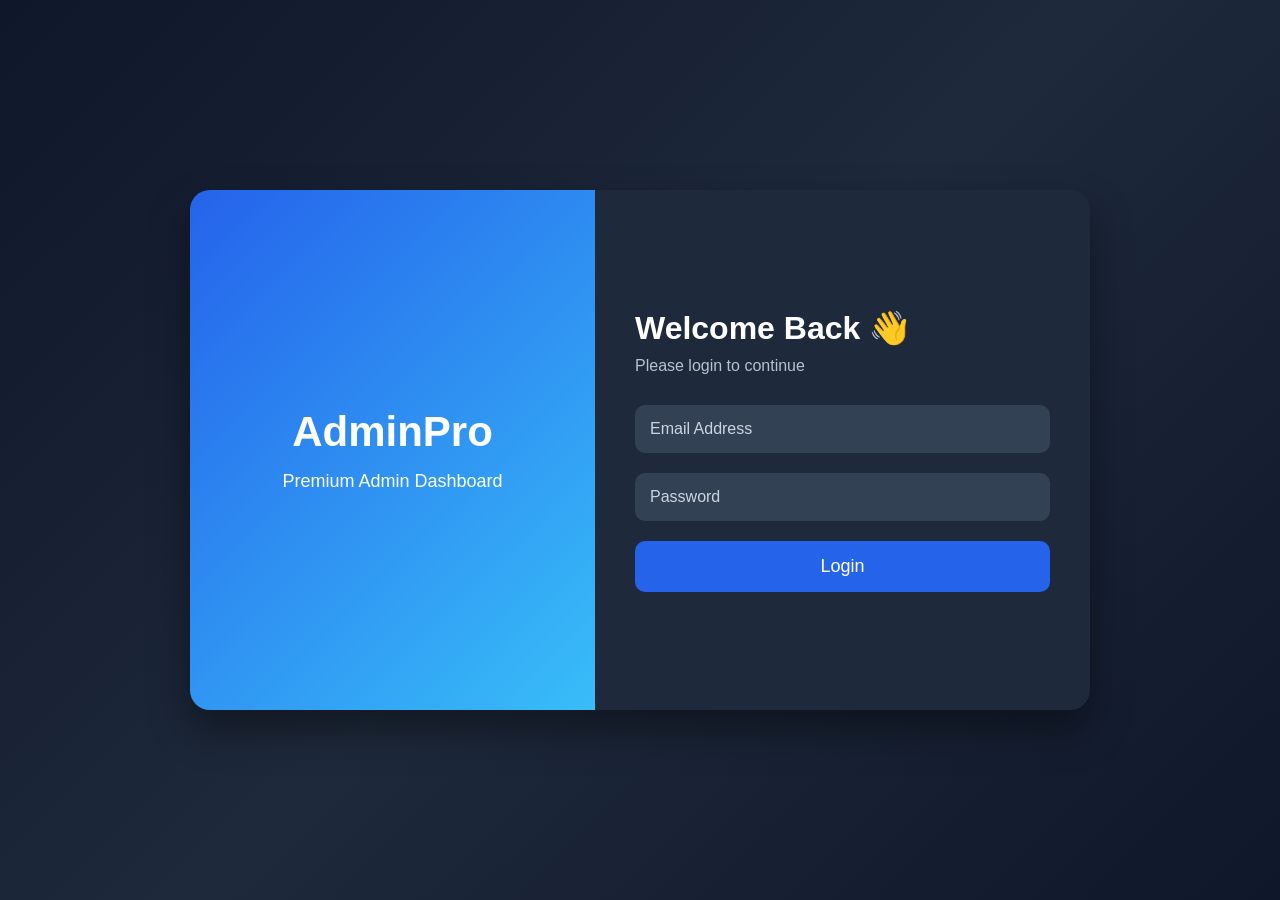
<file: login.html>
<!DOCTYPE html>
<html lang="en">
<head>
    <meta charset="UTF-8">
    <meta name="viewport" content="width=device-width,initial-scale=1.0">
    <title>AdminPro Login</title>
    <link rel="stylesheet" href="login.css">
</head>
<body>
 <div class="login-container">

    <div class="login-left">
        <h1>AdminPro</h1>
        <p>Premium Admin Dashboard</p>
    </div>

    <div class="login-right">
        <div class="login-box">

            <h2>Welcome Back 👋</h2>
            <p>Please login to continue</p>

            <form>

                <input type="email" placeholder="Email Address" required>

                <input type="password" placeholder="Password" required>

                <button type="submit">Login</button>

            </form>

        </div>
    </div>

</div>   
<script src="login.js"></script>
</body>
</html>
</file>
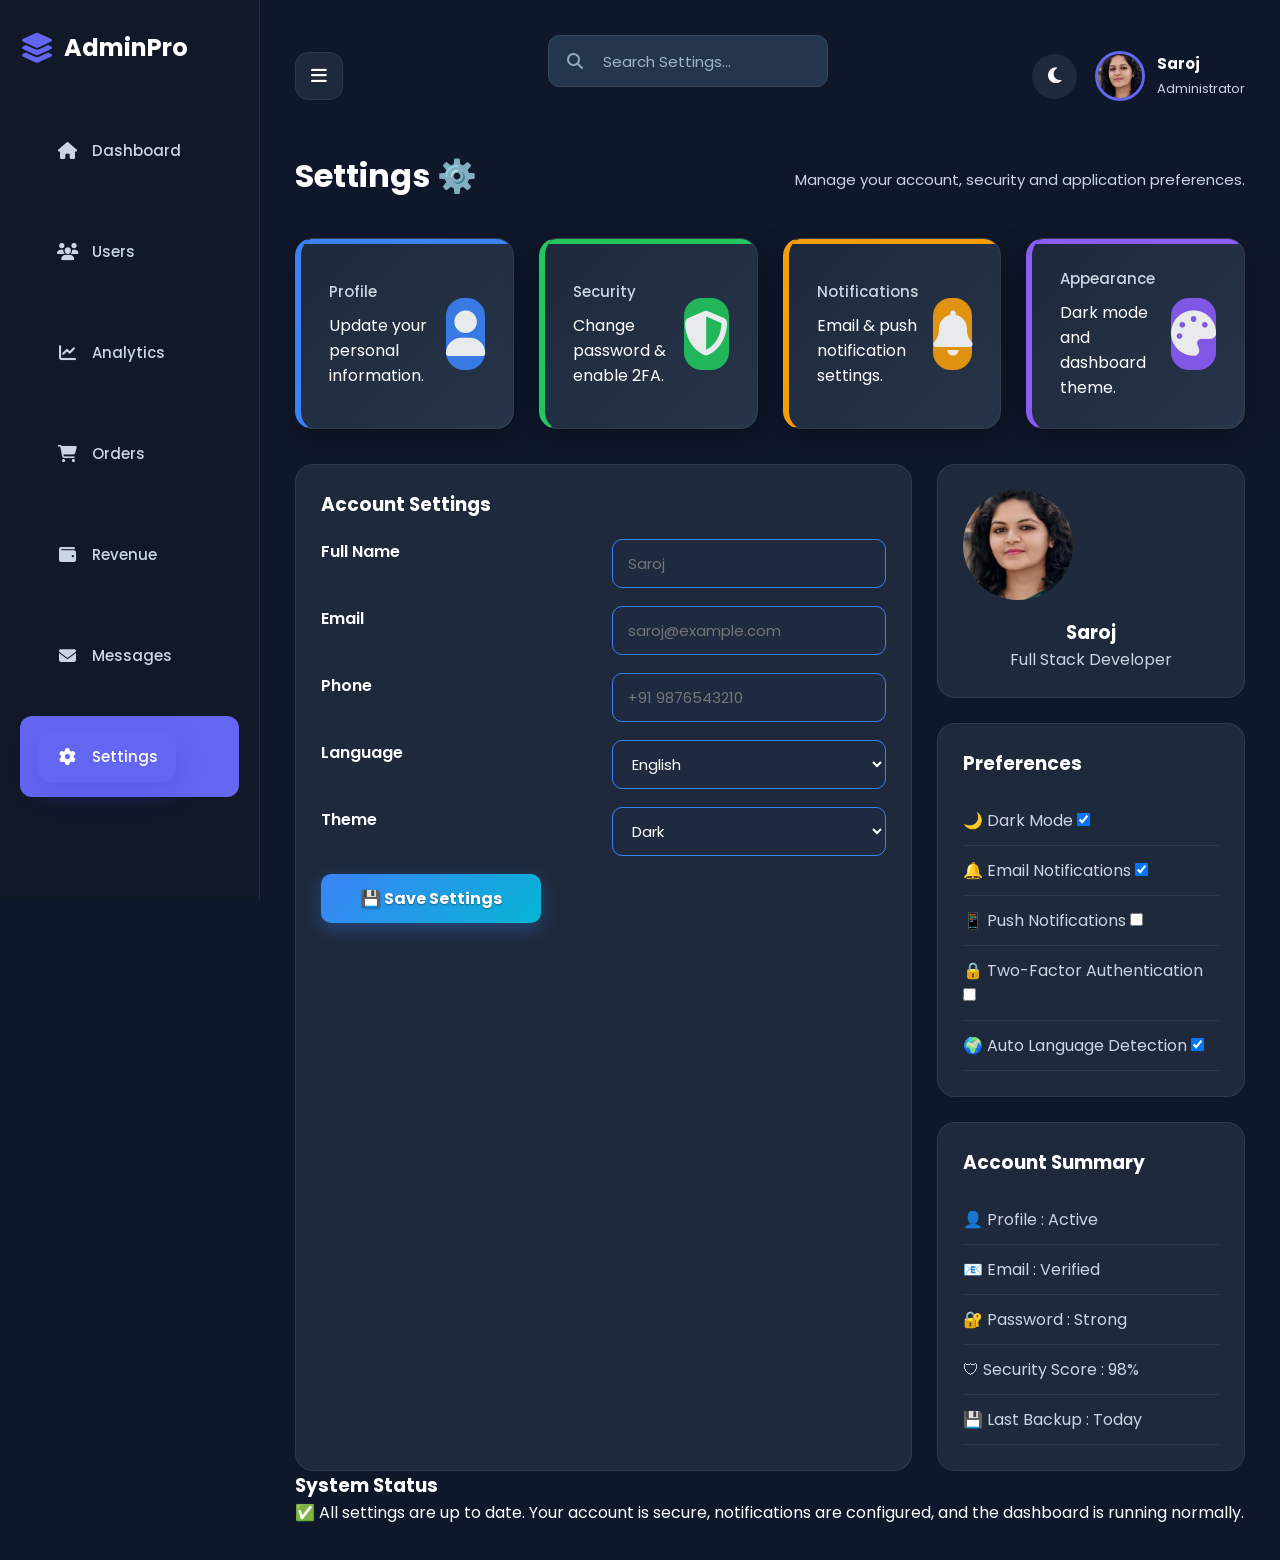
<file: settings.html>
<!DOCTYPE html>
<html lang="en">

<head>

<meta charset="UTF-8">

<meta name="viewport" content="width=device-width, initial-scale=1.0">

<title>Settings | Premium Admin Dashboard</title>

<link rel="preconnect" href="https://fonts.googleapis.com">

<link rel="preconnect" href="https://fonts.gstatic.com" crossorigin>

<link href="https://fonts.googleapis.com/css2?family=Poppins:wght@300;400;500;600;700&display=swap" rel="stylesheet">

<link rel="stylesheet"
href="https://cdnjs.cloudflare.com/ajax/libs/font-awesome/6.6.0/css/all.min.css">

<link rel="stylesheet" href="style.css">

</head>

<body>

<div class="container">

<!-- Sidebar -->

<aside class="sidebar">

<div class="logo">

<i class="fa-solid fa-layer-group"></i>

<span>AdminPro</span>

</div>

<ul class="menu">

<li><a href="index.html"><i class="fa-solid fa-house"></i> Dashboard</a></li>

<li><a href="users.html"><i class="fa-solid fa-users"></i> Users</a></li>

<li><a href="analytics.html"><i class="fa-solid fa-chart-line"></i> Analytics</a></li>

<li><a href="orders.html"><i class="fa-solid fa-cart-shopping"></i> Orders</a></li>

<li><a href="revenue.html"><i class="fa-solid fa-wallet"></i> Revenue</a></li>

<li><a href="messages.html"><i class="fa-solid fa-envelope"></i> Messages</a></li>

<li class="active">
<a href="settings.html">
<i class="fa-solid fa-gear"></i>
Settings
</a>
</li>

</ul>

</aside>

<!-- Main -->

<main class="main-content">

<header class="topbar">

<button class="menu-toggle">
<i class="fa-solid fa-bars"></i>
</button>

<div class="search-box">

<i class="fa-solid fa-search"></i>

<input type="text"
placeholder="Search Settings...">

</div>

<div class="top-right">

<button class="theme-btn">

<i class="fa-solid fa-moon"></i>

</button>

<div class="profile">

<img src="./Saroj.jpg" alt="Saroj">

<div>

<h4>Saroj</h4>

<small>Administrator</small>

</div>

</div>

</div>

</header>

<section class="welcome">

<h1>Settings ⚙️</h1>

<p>Manage your account, security and application preferences.</p>

</section>

<section class="cards">
    
<!-- Profile Settings -->

<div class="card blue">

    <div>

        <h4>Profile</h4>

        <p>Update your personal information.</p>

    </div>

    <i class="fa-solid fa-user"></i>

</div>

<!-- Security -->

<div class="card green">

    <div>

        <h4>Security</h4>

        <p>Change password & enable 2FA.</p>

    </div>

    <i class="fa-solid fa-shield-halved"></i>

</div>

<!-- Notifications -->

<div class="card orange">

    <div>

        <h4>Notifications</h4>

        <p>Email & push notification settings.</p>

    </div>

    <i class="fa-solid fa-bell"></i>

</div>

<!-- Appearance -->

<div class="card purple">

    <div>

        <h4>Appearance</h4>

        <p>Dark mode and dashboard theme.</p>

    </div>

    <i class="fa-solid fa-palette"></i>

</div>

</section>

<!-- Settings Form -->

<section class="bottom-section">

<div class="table-card">

<h3>Account Settings</h3>

<form class="settings-form">

<label>Full Name</label>

<input
type="text"
placeholder="Saroj">

<label>Email</label>

<input
type="email"
placeholder="saroj@example.com">

<label>Phone</label>

<input
type="tel"
placeholder="+91 9876543210">

<label>Language</label>

<select>

<option>English</option>

<option>Hindi</option>

<option>Marathi</option>

</select>

<label>Theme</label>

<select>

<option>Dark</option>

<option>Light</option>

<option>System Default</option>

</select>

<button type="submit" class="save-btn">

💾 Save Settings

</button>

</form>

</div>

<!-- Right Panel -->

<div class="right-panel">

    <!-- Admin Profile -->

    <div class="profile-card">

        <img src="./Saroj.jpg" alt="Saroj">

        <h3>Saroj</h3>

        <p>Full Stack Developer</p>

    </div>

    <!-- Preferences -->

    <div class="activity-card">

        <h3>Preferences</h3>

        <ul>

            <li>
                🌙 Dark Mode
                <input type="checkbox" checked>
            </li>

            <li>
                🔔 Email Notifications
                <input type="checkbox" checked>
            </li>

            <li>
                📱 Push Notifications
                <input type="checkbox">
            </li>

            <li>
                🔒 Two-Factor Authentication
                <input type="checkbox">
            </li>

            <li>
                🌍 Auto Language Detection
                <input type="checkbox" checked>
            </li>

        </ul>

    </div>

    <!-- Account Summary -->

    <div class="activity-card">

        <h3>Account Summary</h3>

        <ul>

            <li>👤 Profile : Active</li>

            <li>📧 Email : Verified</li>

            <li>🔐 Password : Strong</li>

            <li>🛡 Security Score : 98%</li>

            <li>💾 Last Backup : Today</li>

        </ul>

    </div>

</div>

</section>

<!-- Footer -->

<section class="summary-section">

    <div class="summary-card">

        <h3>System Status</h3>

        <p>
            ✅ All settings are up to date.
            Your account is secure, notifications are configured,
            and the dashboard is running normally.
        </p>

    </div>

</section>

</main>

</div>

<!-- JavaScript -->

<script src="script.js"></script>

</body>

</html>
</file>
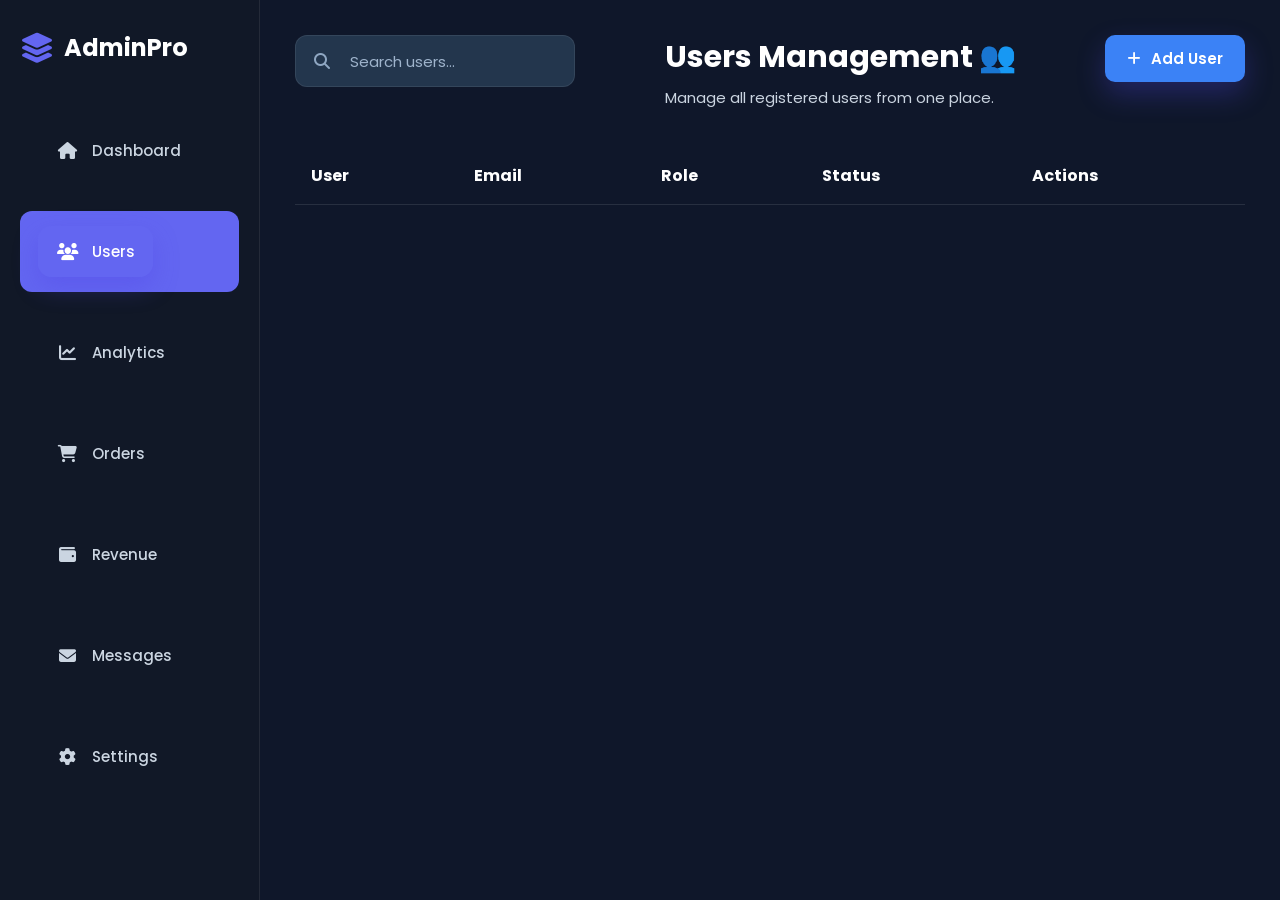
<file: users.html>
<!DOCTYPE html>
<html lang="en">
<head>
    <meta charset="UTF-8">
    <meta name="viewport" content="width=device-width, initial-scale=1.0">
    <title>Users |Adminpro Dashboard</title>
    <link rel="stylesheet" href="style.css">

<link rel="preconnect" href="https://fonts.googleapis.com">

<link rel="preconnect" href="https://fonts.gstatic.com" crossorigin>

<link href="https://fonts.googleapis.com/css2?family=Poppins:wght@300;400;500;600;700&display=swap" rel="stylesheet">

<link rel="stylesheet" href="https://cdnjs.cloudflare.com/ajax/libs/font-awesome/6.6.0/css/all.min.css">

</head>
<body>
<div class="container">

    <aside class="sidebar">

        <div class="logo">
            <i class="fas fa-layer-group"></i>
            <h2>AdminPro</h2>
        </div>

        <ul class="menu">

            <li>
                <a href="index.html">
                    <i class="fas fa-home"></i>
                    Dashboard
                </a>
            </li>

            <li class="active">
                <a href="users.html">
                    <i class="fas fa-users"></i>
                    Users
                </a>
            </li>
            
<li>
    <a href="analytics.html">
        <i class="fas fa-chart-line"></i>
        Analytics
    </a>
</li>

<li>
    <a href="orders.html">
        <i class="fas fa-shopping-cart"></i>
        Orders
    </a>
</li>
<li>
    <a href="revenue.html">
        <i class="fas fa-wallet"></i>
        Revenue
    </a>
</li>

<li>
    <a href="messages.html">
        <i class="fas fa-envelope"></i>
        Messages
    </a>
</li>

<li>
    <a href="settings.html">
        <i class="fas fa-cog"></i>
        Settings
    </a>
</li>

</ul>

</aside>

<main class="main-content">
    <header class="top-header">
    
    <div class="search-box">
    <i class="fas fa-search"></i>
    <input type="text"id="searchInput" placeholder="Search users...">
</div>    


    <div class="page-title">
        <h1>Users Management 👥</h1>
        <p>Manage all registered users from one place.</p>
    </div>

    <button class="add-user-btn">
        <i class="fas fa-plus"></i>
        Add User
    </button>
 </header>
 <!-- Add User Modal -->
<div id="userModal" class="modal">
    <div class="modal-content">
        <span class="close">&times;</span>

        <h2>Add New User</h2>

        <input type="text" id="userName" placeholder="Full Name">

        <input type="email" id="userEmail" placeholder="Email Address">

        <select id="userRole">
            <option>Administrator</option>
            <option>Manager</option>
            <option>Staff</option>
        </select>

        <button id="saveUserBtn">Save User</button>
    </div>
</div>

    <div class="users-table">
        <table>
    <thead>
    <tr>
        <th>User</th>
        <th>Email</th>
        <th>Role</th>
        <th>Status</th>
        <th>Actions</th>
    </tr>
</thead>
<tbody>
<tbody id="usersTableBody">
    
</tbody>

        </table>
     </div>
       </div>

</main>

</div>
<script src= "script.js"></script>  
</body>
</html>
</file>
<file: login.css>
*{
    margin:0;
    padding:0;
    box-sizing:border-box;
    font-family:Arial, sans-serif;
}

body{
    background:linear-gradient(135deg,#0f172a,#1e293b,#0f172a);
    height:100vh;
    display:flex;
    justify-content:center;
    align-items:center;
}

.login-container{
    width:900px;
    height:520px;
    background:#1e293b;
    border-radius:20px;
    overflow:hidden;
    display:flex;
    box-shadow:0 20px 40px rgba(0,0,0,.4);
}

.login-left{
    width:45%;
    background:linear-gradient(135deg,#2563eb,#38bdf8);
    color:white;
    display:flex;
    flex-direction:column;
    justify-content:center;
    align-items:center;
    padding:40px;
}

.login-left h1{
    font-size:42px;
    margin-bottom:15px;
}

.login-left p{
    font-size:18px;
    text-align:center;
}

.login-right{
    width:55%;
    display:flex;
    justify-content:center;
    align-items:center;
    padding:40px;
}

.login-box{
    width:100%;
}

.login-box h2{
    color:#fff;
    font-size:32px;
    margin-bottom:10px;
}

.login-box p{
    color:#b8c1cc;
    margin-bottom:30px;
}

.login-box input{
    width:100%;
    padding:15px;
    margin-bottom:20px;
    border:none;
    border-radius:10px;
    background:#334155;
    color:white;
    font-size:16px;
}

.login-box input::placeholder{
    color:#cbd5e1;
}

.login-box button{
    width:100%;
    padding:15px;
    border:none;
    border-radius:10px;
    background:#2563eb;
    color:white;
    font-size:18px;
    cursor:pointer;
    transition:.3s;
}

.login-box button:hover{
    background:#1d4ed8;
    transform:translateY(-2px);
}
</file>
<file: style.css>
/* ==========================================
   ADMINPRO DASHBOARD
   Professional UI v2.0
   Part 1A
========================================== */

/* Google Font */
@import url('https://fonts.googleapis.com/css2?family=Poppins:wght@300;400;500;600;700;800&display=swap');

/* Reset */

*{
    margin:0;
    padding:0;
    box-sizing:border-box;
}

html{
    scroll-behavior:smooth;
}

body{
    font-family:'Poppins',sans-serif;
    background:#0f172a;
    color:#ffffff;
    overflow-x:hidden;
}

/* Theme Variables */

:root{

    --primary:#4f46e5;
    --primary-dark:#3730a3;
    --secondary:#06b6d4;

    --success:#22c55e;
    --warning:#f59e0b;
    --danger:#ef4444;

    --bg:#0f172a;
    --sidebar:#111827;

    --card:#1e293b;
    --card-hover:#273449;

    --text:#ffffff;
    --text-light:#cbd5e1;

    --border:rgba(255,255,255,.08);

    --shadow:
    0 10px 30px rgba(0,0,0,.30);

    --radius:18px;

    --transition:.35s ease;

}

/* Light Theme */

body.light-mode{

    --bg:#f4f7fb;

    --sidebar:#ffffff;

    --card:#ffffff;

    --card-hover:#f8fafc;

    --text:#0f172a;

    --text-light:#64748b;

    --border:#e5e7eb;

}

/* Scrollbar */

::-webkit-scrollbar{

    width:10px;

}

::-webkit-scrollbar-track{

    background:#111827;

}

::-webkit-scrollbar-thumb{

    background:#4f46e5;

    border-radius:20px;

}

::-webkit-scrollbar-thumb:hover{

    background:#6366f1;

}

/* Selection */

::selection{

    background:#4f46e5;

    color:#fff;

}

/* Images */

img{

    max-width:100%;

    display:block;

}

/* Links */

a{

    text-decoration:none;

    color:inherit;

}

/* Lists */

ul{

    list-style:none;

}

/* Buttons */

button{

    font-family:inherit;

    cursor:pointer;

    transition:var(--transition);

}

/* Inputs */

input,
select,
textarea{

    font-family:inherit;

    outline:none;

}

/* Main Layout */

.container{

    display:flex;

    min-height:100vh;

    background:var(--bg);

}

/* Sidebar */

.sidebar{

    width:270px;

    position:fixed;

    left:0;

    top:0;

    bottom:0;

    background:var(--sidebar);

    border-right:1px solid var(--border);

    padding:28px;

    transition:var(--transition);

    z-index:1000;

    overflow-y:auto;

}

/* Logo */

.logo{

    display:flex;

    align-items:center;

    gap:12px;

    margin-bottom:45px;

}

.logo i{

    font-size:30px;

    color:var(--primary);

}

.logo h2,
.logo span{

    font-size:24px;

    font-weight:700;

    color:var(--text);

}
/*==========================================
  SIDEBAR MENU
==========================================*/

.menu{
    display:flex;
    flex-direction:column;
    gap:8px;
}

.menu li{
    list-style:none;
}

.menu li a{
    display:flex;
    align-items:center;
    gap:14px;
    padding:14px 18px;
    border-radius:14px;
    color:var(--text-light);
    font-size:15px;
    font-weight:500;
    transition:var(--transition);
}

.menu li a i{
    width:22px;
    text-align:center;
    font-size:17px;
}

.menu li:hover a{
    background:rgba(79,70,229,.15);
    color:#fff;
    transform:translateX(6px);
}

.menu li.active a{
    background:linear-gradient(135deg,var(--primary),#6366f1);
    color:#fff;
    box-shadow:0 10px 25px rgba(79,70,229,.35);
}

/*==========================================
  MAIN CONTENT
==========================================*/

.main-content{
    margin-left:270px;
    width:calc(100% - 270px);
    min-height:100vh;
    padding:30px;
    transition:var(--transition);
}

/*==========================================
  TOP NAVBAR
==========================================*/

.topbar,
.top-header{
    display:flex;
    justify-content:space-between;
    align-items:center;
    gap:20px;
    margin-bottom:30px;
    flex-wrap:wrap;
}

/*==========================================
  SEARCH BOX
==========================================*/

.search-box{
    width:340px;
    max-width:100%;
    height:52px;
    background:var(--card);
    border:1px solid var(--border);
    border-radius:14px;
    display:flex;
    align-items:center;
    padding:0 18px;
    transition:var(--transition);
}

.search-box:hover{
    border-color:var(--primary);
}

.search-box i{
    color:var(--text-light);
    margin-right:12px;
}

.search-box input{
    width:100%;
    background:none;
    border:none;
    color:var(--text);
    font-size:15px;
}

.search-box input::placeholder{
    color:var(--text-light);
}

/*==========================================
  TOP RIGHT
==========================================*/

.top-right{
    display:flex;
    align-items:center;
    gap:16px;
}

/*==========================================
  ICON BUTTONS
==========================================*/

.theme-btn,
.notify,
.menu-toggle{
    width:48px;
    height:48px;
    border:none;
    border-radius:14px;
    background:var(--card);
    color:var(--text);
    border:1px solid var(--border);
    display:flex;
    align-items:center;
    justify-content:center;
    font-size:18px;
    transition:var(--transition);
}

.theme-btn:hover,
.notify:hover,
.menu-toggle:hover{
    background:var(--primary);
    color:#fff;
    transform:translateY(-3px);
}

/*==========================================
  DATE & TIME
==========================================*/

.date-time{
    display:flex;
    flex-direction:column;
    align-items:flex-end;
}

.date-time span:first-child{
    font-size:13px;
    color:var(--text-light);
}

.date-time span:last-child{
    font-size:16px;
    font-weight:600;
    color:var(--text);
}

/*==========================================
  PROFILE
==========================================*/

.profile{
    display:flex;
    align-items:center;
    gap:12px;
}

.profile img{
    width:50px;
    height:50px;
    border-radius:50%;
    object-fit:cover;
    border:3px solid var(--primary);
}

.profile h4{
    font-size:15px;
    color:var(--text);
}

.profile small{
    color:var(--text-light);
    font-size:13px;
}

/*==========================================
  PAGE TITLE
==========================================*/

.page-title h1{
    font-size:30px;
    font-weight:700;
    color:var(--text);
}

.page-title p{
    margin-top:6px;
    color:var(--text-light);
    font-size:15px;
}
/*==========================================
  WELCOME SECTION
==========================================*/

.welcome{
    display:flex;
    justify-content:space-between;
    align-items:center;
    gap:20px;
    margin-bottom:35px;
}

.welcome h1{
    font-size:34px;
    font-weight:700;
    color:var(--text);
    margin-bottom:8px;
}

.welcome p{
    color:var(--text-light);
    font-size:15px;
    line-height:1.7;
}

/*==========================================
  PRIMARY BUTTON
==========================================*/

.primary-btn,
.add-user-btn{
    display:inline-flex;
    align-items:center;
    gap:10px;
    padding:13px 22px;
    border:none;
    border-radius:14px;
    background:linear-gradient(135deg,var(--primary),#6366f1);
    color:#fff;
    font-size:15px;
    font-weight:600;
    box-shadow:0 12px 28px rgba(79,70,229,.30);
    transition:var(--transition);
}

.primary-btn:hover,
.add-user-btn:hover{
    transform:translateY(-4px);
    box-shadow:0 18px 40px rgba(79,70,229,.40);
}

/*==========================================
  DASHBOARD CARDS
==========================================*/

.cards{
    display:grid;
    grid-template-columns:repeat(4,1fr);
    gap:24px;
    margin-bottom:35px;
}

.card{
    position:relative;
    background:linear-gradient(145deg,var(--card),var(--card-hover));
    border:1px solid var(--border);
    border-radius:20px;
    padding:26px;
    overflow:hidden;
    transition:var(--transition);
    box-shadow:var(--shadow);
}

.card::before{
    content:"";
    position:absolute;
    top:0;
    left:0;
    width:100%;
    height:5px;
    background:var(--primary);
}

.card:hover{
    transform:translateY(-8px);
    box-shadow:0 22px 45px rgba(0,0,0,.35);
}

.card .content{
    display:flex;
    justify-content:space-between;
    align-items:center;
}

.card h4{
    color:var(--text-light);
    font-size:15px;
    font-weight:500;
    margin-bottom:12px;
}

.card h2{
    font-size:34px;
    font-weight:700;
    color:var(--text);
    margin-bottom:10px;
}

.card span{
    font-size:14px;
    color:#7dd3fc;
}

.card i{
    width:72px;
    height:72px;
    border-radius:18px;
    display:flex;
    justify-content:center;
    align-items:center;
    font-size:28px;
    color:#fff;
}

/*==========================================
  CARD COLORS
==========================================*/

.blue::before{
    background:#3b82f6;
}

.green::before{
    background:#22c55e;
}

.orange::before{
    background:#f59e0b;
}

.purple::before{
    background:#8b5cf6;
}

.blue i{
    background:#3b82f6;
}

.green i{
    background:#22c55e;
}

.orange i{
    background:#f59e0b;
}

.purple i{
    background:#8b5cf6;
}

/*==========================================
  COUNTER
==========================================*/

.counter{
    letter-spacing:1px;
}

/*==========================================
  SMALL BADGES
==========================================*/

.badge{
    display:inline-flex;
    align-items:center;
    gap:6px;
    padding:6px 12px;
    border-radius:30px;
    font-size:12px;
    font-weight:600;
}

.badge.success{
    background:rgba(34,197,94,.15);
    color:#22c55e;
}

.badge.warning{
    background:rgba(245,158,11,.15);
    color:#f59e0b;
}

.badge.danger{
    background:rgba(239,68,68,.15);
    color:#ef4444;
}

/*==========================================
  SECTION TITLE
==========================================*/

.section-title{
    display:flex;
    justify-content:space-between;
    align-items:center;
    margin-bottom:20px;
}

.section-title h2{
    font-size:22px;
    color:var(--text);
}

.section-title p{
    color:var(--text-light);
    font-size:14px;
}

*{
    margin:0;
    padding:0;
    box-sizing:border-box;
    font-family:'Poppins',sans-serif;
}

:root{
    --bg:#0f172a;
    --sidebar:#111827;
    --card:#1e293b;
    --card2:#273449;
    --primary:#6366f1;
    --blue:#3b82f6;
    --green:#22c55e;
    --orange:#f59e0b;
    --purple:#8b5cf6;
    --text:#ffffff;
    --text2:#cbd5e1;
    --border:rgba(255,255,255,.08);
}

body{
    background:var(--bg);
    color:var(--text);
}

.container{
    display:flex;
    min-height:100vh;
}

/* Sidebar */

.sidebar{
    width:260px;
    background:var(--sidebar);
    padding:30px 20px;
    border-right:1px solid var(--border);
    position:fixed;
    top:0;
    left:0;
    height:100vh;
    transition: left 0.3s ease;
}

.logo{
    display:flex;
    align-items:center;
    gap:10px;
    font-size:26px;
    font-weight:700;
    color:var(--primary);
    margin-bottom:45px;
}

.menu{
    list-style:none;
}

.menu li{
    display:flex;
    align-items:center;
    gap:12px;
    padding:15px 18px;
    margin-bottom:12px;
    border-radius:12px;
    cursor:pointer;
    transition:.3s;
    color:var(--text2);
}

.menu li:hover,
.menu .active{
    background:var(--primary);
    color:#fff;
}

/* Main */

.main-content{
    margin-left:260px;
    width:calc(100% - 260px);
    padding:35px;
}

/* Topbar */

.topbar{
    display:flex;
    justify-content:space-between;
    align-items:center;
    margin-bottom:35px;
}

.search-box{
    background:var(--card);
    display:flex;
    align-items:center;
    gap:10px;
    padding:12px 18px;
    border-radius:12px;
    width:320px;
}

.search-box input{
    background:none;
    border:none;
    outline:none;
    color:#fff;
    width:100%;
}

.top-right{
    display:flex;
    align-items:center;
    gap:18px;
}
.date-time{
    display:flex;
    flex-direction:column;
    align-items:flex-end;
    margin-right:15px;
    color:#fff;
}

.date-time span{
    font-size:12px;
    font-weight:500;
    line-height:1.4;
}


.theme-btn,
.notify{
    width:45px;
    height:45px;
    border:none;
    border-radius:50%;
    background:var(--card);
    color:#fff;
    cursor:pointer;
    transition:.3s;
}

.theme-btn:hover,
.notify:hover{
    background:var(--primary);
}

.profile{
    display:flex;
    align-items:center;
    gap:12px;
}

.profile img{
    width:50px;
    height:50px;
    border-radius:50%;
}

.profile small{
    color:var(--text2);
}

/* Welcome */

.welcome{
    margin-bottom:30px;
}

.welcome h1{
    font-size:32px;
    font-weight:700;
    margin-bottom:8px;
}

.welcome p{
    color:var(--text2);
}

/* Cards */

.cards{
    display:grid;
    grid-template-columns:repeat(4,1fr);
    gap:25px;
    margin-bottom:35px;
}

.card{
    background:linear-gradient(135deg,var(--card),var(--card2));
    border-radius:18px;
    padding:28px;
    display:flex;
    justify-content:space-between;
    align-items:center;
    transition:.35s;
    cursor:pointer;
    border:1px solid var(--border);
}

.card:hover{
    transform:translateY(-8px);
    box-shadow:0 20px 45px rgba(0,0,0,.35);
}

.card h4{
    color:var(--text2);
    margin-bottom:10px;
    font-size:15px;
}

.card h2{
    font-size:34px;
    margin-bottom:10px;
}

.card span{
    font-size:14px;
    color:#b8ffcf;
}

.card i{
    font-size:45px;
    opacity:.9;
}

.blue{
    border-left:6px solid var(--blue);
}

.green{
    border-left:6px solid var(--green);
}

.orange{
    border-left:6px solid var(--orange);
}

.purple{
    border-left:6px solid var(--purple);
}

/* Charts */

.charts{
    display:grid;
    grid-template-columns:2fr 1fr;
    gap:25px;
    margin-bottom:35px;
}

.chart-card{
    background:var(--card);
    border-radius:18px;
    padding:25px;
    border:1px solid var(--border);
    min-height:360px;
}

.chart-card h3{
    margin-bottom:20px;
    font-size:20px;
}

canvas{
    width:100% !important;
    height:280px !important;
}


/* Bottom Section */

.bottom-section{
    display:grid;
    grid-template-columns:2fr 1fr;
    gap:25px;
}

/* Table Card */

.table-card{
    background:var(--card);
    padding:25px;
    border-radius:18px;
    border:1px solid var(--border);
    overflow-x:auto;
}

.table-card h3{
    margin-bottom:20px;
}

table{
    width:100%;
    border-collapse:collapse;
}

table th{
    text-align:left;
    padding:15px;
    color:var(--text2);
    border-bottom:1px solid var(--border);
}

table td{
    padding:15px;
    border-bottom:1px solid rgba(255,255,255,.05);
}

.status{
    padding:6px 14px;
    border-radius:30px;
    font-size:13px;
    font-weight:600;
}

.completed{
    background:#16a34a;
    color:#fff;
}

.pending{
    background:#f59e0b;
    color:#fff;
}

.processing{
    background:#3b82f6;
    color:#fff;
}

/* Right Panel */

.right-panel{
    display:flex;
    flex-direction:column;
    gap:25px;
}

.profile-card,
.activity-card{
    background:var(--card);
    border-radius:18px;
    padding:25px;
    text-align:center;
    border:1px solid var(--border);
}

.profile-card img{
    width:110px;
    height:110px;
    border-radius:50%;
    margin-bottom:18px;
}

.profile-card p{
    color:var(--text2);
}

.activity-card{
    text-align:left;
}

.activity-card h3{
    margin-bottom:18px;
}

.activity-card ul{
    list-style:none;
}

.activity-card li{
    padding:12px 0;
    border-bottom:1px solid rgba(255,255,255,.08);
    color:var(--text2);
}

/* Responsive */

@media(max-width:1100px){

.cards{
grid-template-columns:repeat(2,1fr);
}

.charts,
.bottom-section{
grid-template-columns:1fr;
}

}

@media(max-width:768px){

.sidebar{
left:-260px;
}

.main-content{
margin-left:0;
width:100%;
padding:20px;
}

.cards{
grid-template-columns:1fr;
}

.topbar{
flex-direction:column;
gap:20px;
align-items:flex-start;
}

.search-box{
width:100%;
}
.menu-toggle{
    width:45px;
    height:45px;
    border:none;
    border-radius:10px;
    background:var(--card);
    color:#fff;
    cursor:pointer;
    font-size:18px;
    display:none;
}

@media(max-width:768px){

    .menu-toggle{
        display:block;
    }

    .sidebar.active{
        left:0;
    }
}
}
.top-header{
    display:flex;
    justify-content:space-between;
    align-items:center;
    margin-bottom:25px;
}

.add-user-btn{
    background:#3b82f6;
    color:#fff;
    border:none;
    padding:12px 22px;
    border-radius:10px;
    font-size:15px;
    font-weight:600;
    cursor:pointer;
    transition:.3s;
}

.add-user-btn:hover{
    background:#2563eb;
    transform:translateY(-2px);
}

.search-box{
    display:flex;
    align-items:center;
    background:#23364d;
    padding:12px 18px;
    border-radius:12px;
    margin-bottom:30px;
    width:350px;
}

.search-box i{
    color:#8fa7c2;
    margin-right:10px;
}

.search-box input{
    background:transparent;
    border:none;
    outline:none;
    color:white;
    width:100%;
    font-size:15px;
}

.search-box input::placeholder{
    color:#9fb4cc;
}

.top-header{
    display:flex;
    justify-content:space-between;
    align-items:center;
    gap:20px;
    flex-wrap:wrap;
}

.search-box{
    width:280px;
}

.users-table{
    width:100%;
    margin-top:30px;
    overflow-x:auto;
}

.users-table table{
    width:100%;
    border-collapse:collapse;
}

.users-table th,
.users-table td{
    padding:16px;
    text-align:left;
}

.users-table th{
    color:#fff;
    border-bottom:1px solid rgba(255,255,255,.15);
}

.users-table td{
    border-bottom:1px solid rgba(255,255,255,.08);
}
 .top-header{
    
    display: flex;
    justify-content :space-between;
    align-items : flex-start;
    gap: 20px;
    flex-wrap : wrap;
 }
    .page-tittle{
        flex:1;
        margin-left: 20px;
    }

.users-table{
    width: 100%;
    margin-top: 30px;
}

.users-table table{
    width:100%;
    border-collapse:collapse;
}

.users-table th,
.users-table td{
    padding:16px;
    border-bottom:1px solid rgba(255,255,255,0.1);
    text-align:left;
}

.users-table button{
    background:#3b82f6;
    color:#fff;
    border:none;
    padding:6px 12px;
    border-radius:8px;
    cursor:pointer;
    margin-right:8px;
}

.users-table button:last-child{
    background:#ef4444;
}
/* ===========================
   SETTINGS FORM
=========================== */

.settings-form{
    display:grid;
    grid-template-columns:repeat(2,1fr);
    gap:18px;
    margin-top:20px;
}

.settings-form label{
    color:#fff;
    font-weight:600;
    margin-bottom:6px;
    display:block;
}

.settings-form input,
.settings-form select{
    width:100%;
    padding:12px 15px;
    background:#1f2a40;
    color:#fff;
    border:1px solid #3b82f6;
    border-radius:10px;
    outline:none;
    font-size:15px;
    transition:.3s;
}

.settings-form input:focus,
.settings-form select:focus{
    border-color:#00c6ff;
    box-shadow:0 0 10px rgba(0,198,255,.4);
}

.save-btn{
    grid-column: span 2;
    width: 220px;
    padding: 12px;
    background: linear-gradient(135deg,#3b82f6,#06b6d4);
    color: #fff;
    border: none;
    border-radius: 10px;
    font-size: 16px;
    font-weight: 700;
    cursor: pointer;
    box-shadow: 0 6px 18px rgba(59,130,246,.35);
    transition: .3s;
    text-shadow:0 1px 2px
    rgba(0,0,0,.4);
}


.save-btn:hover{
    background: linear-gradient(135deg,#2563eb,#0891b2);
    transform: translateY(-3px);
    box-shadow: 0 10px 25px rgba(59,130,246,.45);
}

.save-btn:active{
    transform: scale(0.98);
}

.save-btn{
    display: flex;
    justify-content: center;
    align-items: center;
    gap: 8px;
}

/* ===========================
   ADD USER MODAL
=========================== */

.modal{
    display:none;
    position:fixed;
    top:0;
    left:0;
    width:100%;
    height:100%;
    background:rgba(0,0,0,.65);
    justify-content:center;
    align-items:center;
    z-index:9999;
}

.modal-content{
    width:420px;
    background:#1f2937;
    border-radius:15px;
    padding:25px;
    box-shadow:0 15px 40px rgba(0,0,0,.5);
}

.modal-content h2{
    color:#fff;
    margin-bottom:20px;
    text-align:center;
}

.modal-content input,
.modal-content select{
    width:100%;
    padding:12px;
    margin-bottom:15px;
    border:none;
    border-radius:8px;
    background:#374151;
    color:#fff;
    font-size:15px;
}

.modal-content button{
    width:100%;
    padding:12px;
    border:none;
    border-radius:8px;
    background:#3b82f6;
    color:#fff;
    font-size:16px;
    cursor:pointer;
    transition:.3s;
}

.modal-content button:hover{
    background:#2563eb;
}

.close{
    float:right;
    font-size:28px;
    color:#fff;
    cursor:pointer;
}
</file>
